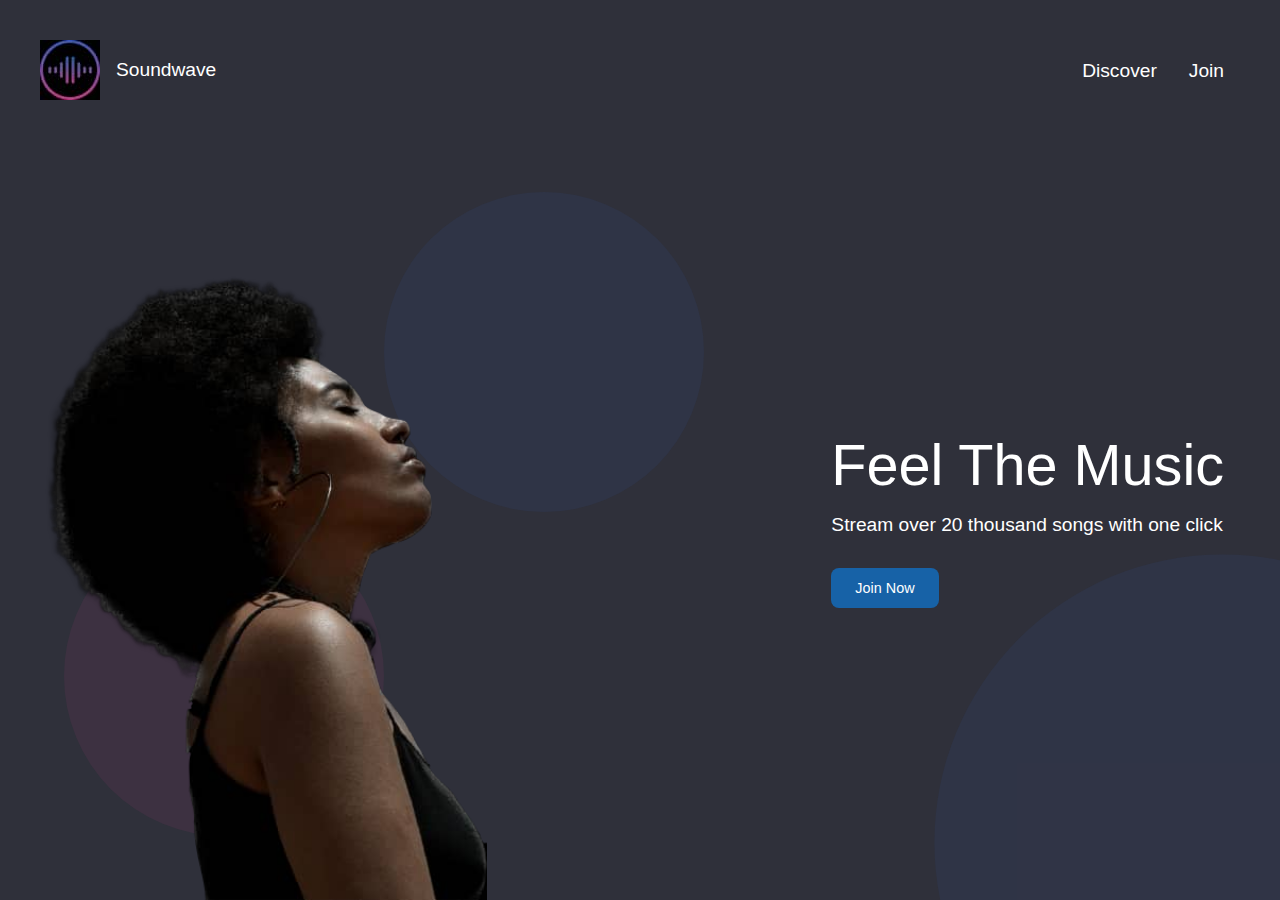
<file: index.html>
<!DOCTYPE html>
<html lang="en">
<head>
    <meta charset="UTF-8">
    <meta name="viewport" content="width=device-width, initial-scale=1.0">
    <meta http-equiv="X-UA-Compatible" content="ie=edge">
    <link href="practise/sound.css" rel="stylesheet">
    <link href="practise/index.css" rel="stylesheet">
    <title>Sandwave</title>
</head>
<body class="container full-height-grow">
    <header class="main-header">
        <a href="/" class="brand-logo">
            <img src="practise/logo.jpeg" class="logo">
            <div class="brand-logo-name"> Soundwave </div>
        </a>
        <nav class="main-nav">
            <ul>
                <li><a href="practise/discover.html">Discover </a></li>
                <li><a href="practise/join.html"> Join </a></li>
            </ul>
        </nav>
    </header>
    <section class="home-main-section">
        <div class="img-wrapper">
            <div class="lady-image">
            </div>
        </div>
        <div class="call-to-action">
            <h1 class="title"> Feel The Music </h1>
            <span class="subtitle"> Stream over 20 thousand songs with one click</span>
            <a href="practise/join.html" class="btn"> Join Now </a>
        </div>
    </section>
    <div class="home-page-circle-1"></div>
    <div class="home-page-circle-2"></div>
    <div class="home-page-circle-3"></div>
</body>
</html>
</file>
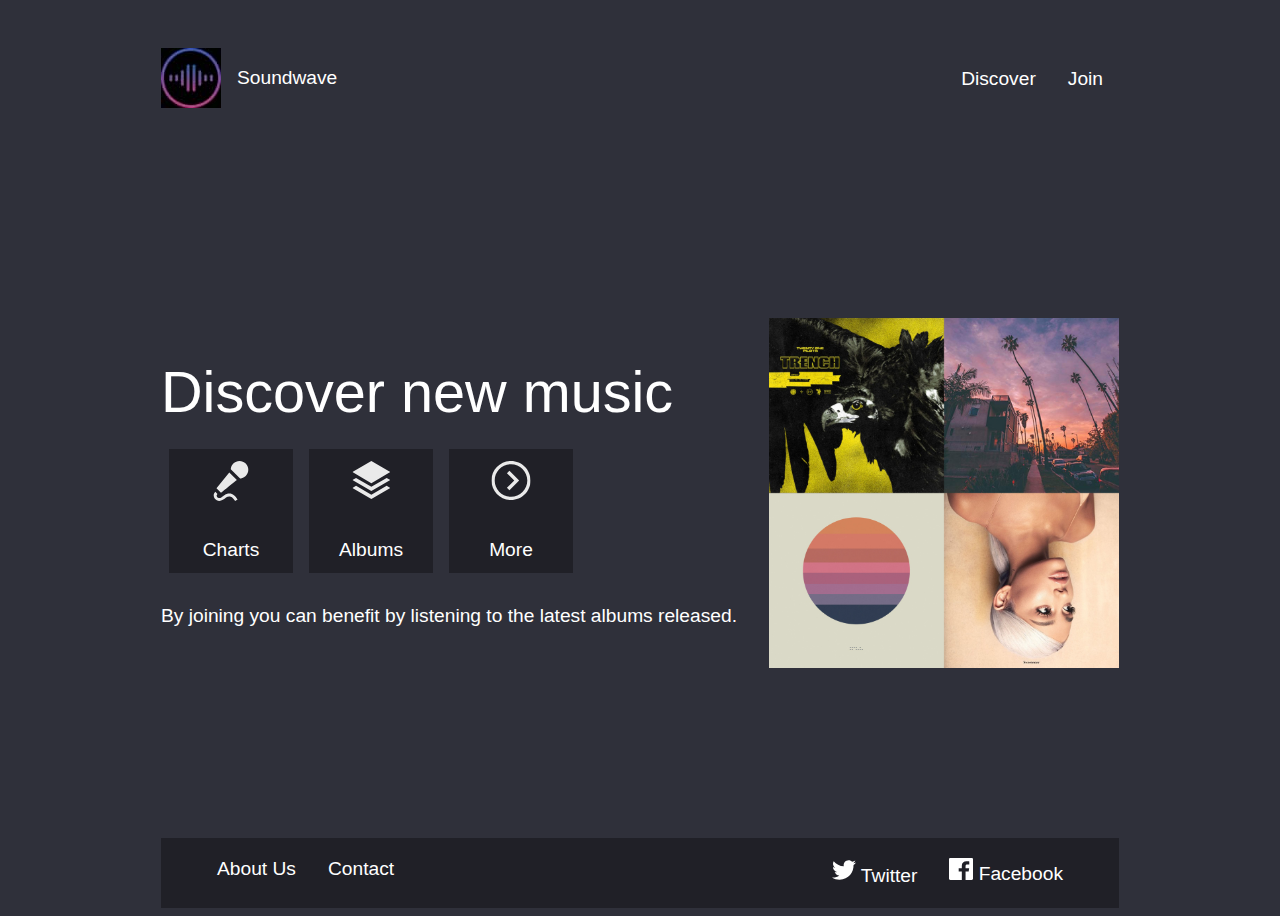
<file: practise/discover.html>
<!DOCTYPE html>
<html lang="en">
<head>
    <meta charset="UTF-8">
    <meta name="viewport" content="width=device-width, initial-scale=1.0">
    <meta http-equiv="X-UA-Compatible" content="ie=edge">
    <link href="sound.css" rel="stylesheet">
    <link href="discover.css" rel="stylesheet">
    <title>Soundwave -Discover</title>
</head>
<body class="full-height-grow">
    <div class="container full-height-grow">
    <header class="main-header">
        <a href="/" class="brand-logo">
            <img src="logo.jpeg" class="logo">
            <div class="brand-logo-name"> Soundwave </div>
        </a>
        <nav class="main-nav">
            <ul>
                <li><a href="discover.html">Discover </a></li>
                <li><a href="join.html"> Join </a></li>
            </ul>
        </nav>
    </header>
    <section class="discover-main-section">
        <div class="call-to-action">
            <h1 class="title"> Discover new music </h1>
            <div class="icon-section">
                <div class="icon">
                    <img src="microphone.svg"> Charts
                </div>
                <div class="icon">
                    <img src="albums.svg"> Albums
                </div>
                <div class="icon">
                    <img src="more.svg"> More
                </div>
            </div>
            By joining you can benefit by listening to the latest albums released.
        </div>
        <img class="covers-image" src="covers.jpg">
    </section>
    <div>
        <footer class="main-footer">
            <div class="container">
                <nav class="footer-nav">
                    <ul>
                        <li><a href="#"> About Us </a></li>
                        <li><a href="#"> Contact </a></li>
                    </ul>
                </nav>
                <nav class="footer-nav">
                        <ul>
                            <li><a href="#">
                                <img src="twitter.svg">
                                Twitter </a></li>
                            <li><a href="#"> 
                                <img src="facebook.svg">
                                Facebook </a></li>
                        </ul>
                    </nav>
            </div>
        </footer>
    </div>
    
</body>
</html>
</file>
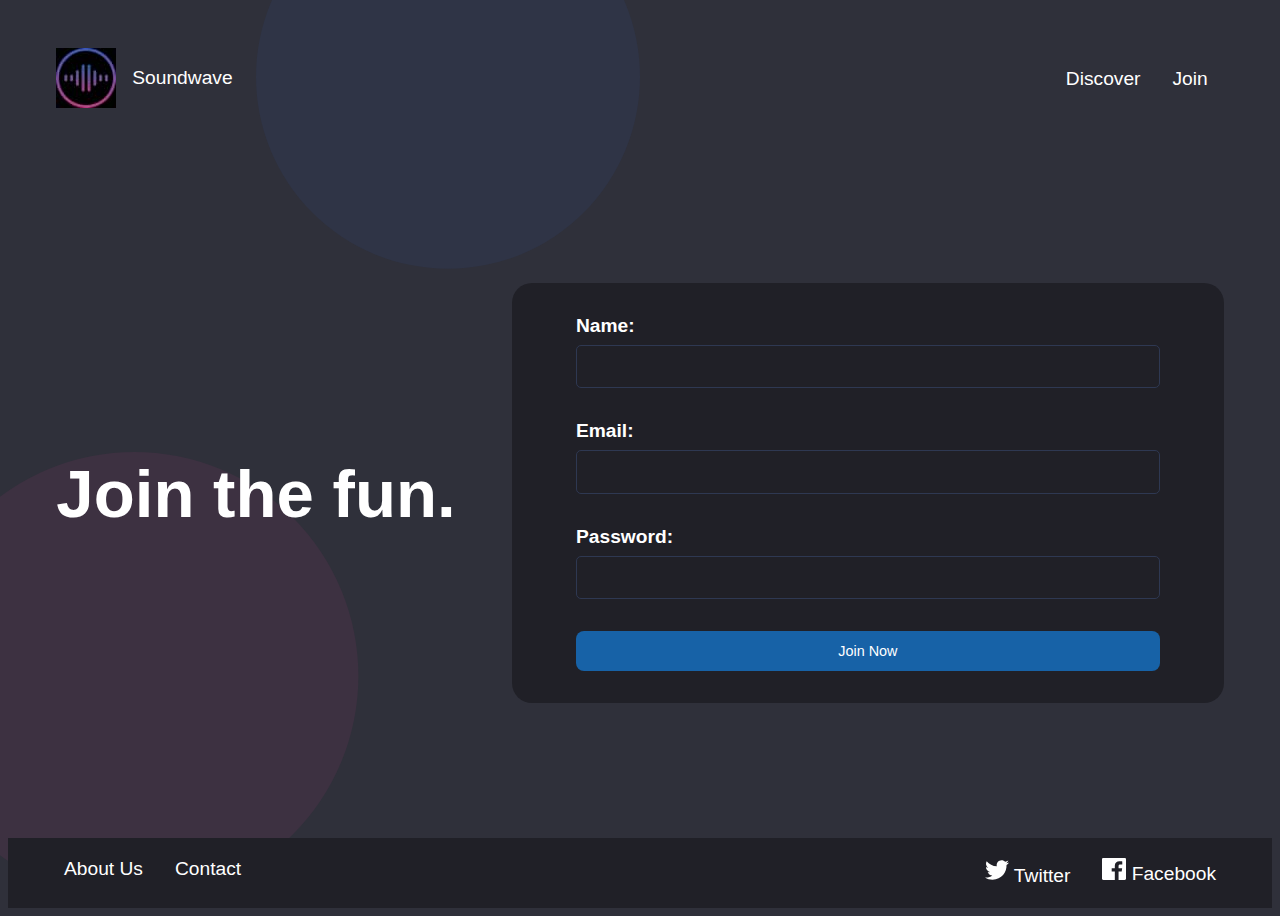
<file: practise/join.html>
<!DOCTYPE html>
<html lang="en">
<head>
    <meta charset="UTF-8">
    <meta name="viewport" content="width=device-width, initial-scale=1.0">
    <meta http-equiv="X-UA-Compatible" content="ie=edge">
    <link href="sound.css" rel="stylesheet">
    <link href="join.css" rel="stylesheet">
    <title>Soundwave -Join</title>
</head>
<body class="full-height-grow">
    <div class="container full-height-grow">
    <header class="main-header">
        <a href="/" class="brand-logo">
            <img src="logo.jpeg" class="logo">
            <div class="brand-logo-name"> Soundwave </div>
        </a>
        <nav class="main-nav">
            <ul>
                <li><a href="discover.html">Discover </a></li>
                <li><a href="join.html"> Join </a></li>
            </ul>
        </nav>
    </header>
    <section class="join-main-section">
        <h1 class="join-text">Join the <span> fun.</span></h1>
        <form class="join-form">
            <div class="input-group">
                <label> Name: </label>
                <input type="text">
            </div>
            <div class="input-group">
                <label> Email: </label>
                <input type="text">
            </div>
            <div class="input-group">
                <label> Password: </label>
                <input type="text">
            </div>
            <div class="input-group">
                <button type="submit" class="btn">Join Now </button>
            </div>
        </form>
    </section>
    </div>

    <div class="join-page-circle-1"></div>
    <div class="join-page-circle-2"></div>
    <div>
        <footer class="main-footer">
            <div class="container">
                <nav class="footer-nav">
                    <ul>
                        <li><a href="#"> About Us </a></li>
                        <li><a href="#"> Contact </a></li>
                    </ul>
                </nav>
                <nav class="footer-nav">
                        <ul>
                            <li><a href="#">
                                <img src="twitter.svg">
                                Twitter </a></li>
                            <li><a href="#"> 
                                <img src="facebook.svg">
                                Facebook </a></li>
                        </ul>
                    </nav>
            </div>
        </footer>
    </div>
    
</body>
</html>
</file>
<file: practise/sound.css>
*, *::before, *after {
    box-sizing: border-box;
}
body {
    background-color: #2f303a;
    font-family: sans-serif;
    font-size: 1.2rem;
    color: white;
    min-height: 100vh;
}
.full-height-grow {
    display: flex;
    flex-direction: column;
}
.brand-logo {
    display: flex;
    align-items: center;
    font-size: 1.2rem;
    color: inherit;
    text-decoration: none;
}
.brand-logo-name {
    margin: 1rem;
}
.main-nav {
    margin-top: 3.75rem;
}
.main-nav ul, .footer-nav ul {
    display: flex;
    list-style: none;
    padding: 0;
    margin: 0;
}
.main-nav a, .footer-nav a {
    color: inherit;
    text-decoration: none;
    padding: 1rem;
}
.main-nav a:hover, .footer-nav a:hover {
    color: #adadad;
}
.main-header, .main-footer {
    display: flex;
    justify-content: space-between;
    align-content: center;
}

.main-header {
    height: 140px;
}

.social-link {
    width: 1em;
    margin-right: .25em;
}

.main-footer .container {
    display: flex;
    justify-content: space-between;
    padding-top: 20px;
}

.main-footer {
    height: 70px;
    background-color: #202027;
    
}

.container {
    max-width: 1200px;
    margin: 0 auto;
    padding: 0 40px;
    flex-grow: 1;
}

.title {
    font-weight: 500;
    font-size: 3em;
    margin-bottom: 1rem;
    margin-top: 0;
}
.subtitle {
    font-weight: 500;
    font-size: 1.2rem;
    margin-bottom: 2rem;
}
.btn {
    color: white;
    background-color: #1762a7;
    padding: .75rem 1.5rem;
    border-radius: .5rem;
    text-decoration: none;
    font-size: .9rem;
    outline: none;
    border: none;
    cursor: pointer;
}

.btn:hover {
    background-color: #2180d8;
}

@media (max-width: 600px) {
    .main-footer {
        width: fit-content;
    }
}
</file>
<file: practise/index.css>
.home-main-section {
    display: flex;
    justify-content: space-between;
    align-items: stretch;
    flex-grow: 1;
}

.home-main-section .img-wrapper {
    flex-grow: 1;
    display: flex;
    align-items: stretch;
    justify-content: flex-end;
    flex-direction: column;
}

.home-main-section .lady-image {
    background-image: url(lady.png);
    flex-grow: 1;
    max-height: 70vh;
    min-width: 30vw;
    background-size: contain;
    background-repeat: no-repeat;
    background-position: bottom left;
}

.home-main-section .call-to-action {
    display: flex;
    flex-direction: column;
    align-items: flex-start;
    margin: 1rem;
    align-self: center;
}


@media screen and (max-width: 600px) {
    .home-main-section .img-wrapper {
        display: none;
    }
    .home-main-section {
        justify-content: center;
    }
}
.home-page-circle-1 {
    position: absolute;
    width: 25vw;
    height: 25vw;
    border-radius: 50%;
    background-color: rgb(188, 58, 128, .1);
    bottom: 5vw;
    left: 5vw;
    z-index: -1;
}

.home-page-circle-2 {
    position: absolute;
    width: 25vw;
    height: 25vw;
    border-radius: 50%;
    background-color: rgba(52, 87, 178, 0.1);
    top: 15vw;
    left: 30vw;
    z-index: -1;
}

.home-page-circle-3 {
    position: absolute;
    overflow: hidden;
    width: 45vw;
    height: 45vw;
    bottom: 0;
    right: 0;
    z-index: -1;
}

.home-page-circle-3::before {
    content: '';
    position: absolute;
    height: 100%;
    width: 100%;
    border-radius: 50%;
    background-color: rgba(52, 87, 178, 0.1);
    transform: translate(40%, 40%);
}
</file>
<file: practise/discover.css>
.discover-main-section {
    display: flex;
    justify-content: space-between;
    align-items: center;
    flex-grow: 1;
}

.discover-main-section .covers-image {
    width: 30vw;
    margin-left: 2rem;
    height: auto;
    max-width: 350px;
}

.icon-section {
    display: flex;
}
.icon {
    display: flex;
    flex-direction: column;
    justify-content: space-between;
    align-items: center;
    margin: .5rem;
    padding: .75rem;
    width: 100px;
    height: 100px;
    background-color: #202027; 
    margin-bottom: 2rem;
}

.icon img {
    width: 40px;
}

@media (max-width: 600px) {
    .discover-main-section {
        flex-direction: column;
        justify-content: center;
    }
    .discover-main-section .covers-image {
        margin-top: 2rem;
        height: 30vh;
        width: auto;
    }
}
</file>
<file: practise/join.css>
.join-main-section {
    display: flex;
    justify-content: space-between;
    align-items: center;
    flex-grow: 1;
}

.join-text {
    font-size: 3.5em;
    font-weight: bold;
    margin: 0;
}

.accent-text {
    color: #bc3a80;
}

.join-form {
    background-color: #202027;
    width: 50vw;
    max-width: 50%;
    padding: 2rem 4rem;
    border-radius: 20px;
}

.input-group {
    margin-bottom: 2rem;
    display: flex;
    flex-direction: column;
}

.input-group:last-child {
    margin-bottom: 0;
}

.input-group label {
    font-weight: bold;
    margin-bottom: .5rem;
}

.input-group input {
    outline: none;
    background: none;
    border: 1px solid #2e3852;
    font-size: 1em;
    padding: .5em;
    color: inherit;
    border-radius: 5px;
}

.input-group input:focus {
    border-color: #596da0;
}

@media (max-width: 700px) {
    .join-main-section{
        flex-direction: column;
        justify-content: center;
        margin-right: 3rem;
    }

    .join-form {
        width: 50vw;
        max-width: inherit;
        margin: 2rem 0;
    }
}

.join-page-circle-1 {
    position: absolute;
    overflow: hidden;
    width: 35vw;
    height: 35vw;
    bottom: 0;
    left: 0;
    z-index: -1;
}

.join-page-circle-1::before {
    content: '';
    position: absolute;
    height: 100%;
    width: 100%;
    border-radius: 50%;
    background-color: rgba(188, 58, 128, 0.1);
    transform: translateX(-20%);
} 

.join-page-circle-2 {
    position: absolute;
    overflow: hidden;
    width: 30vw;
    height: 30vw;
    top: 0;
    left: 20vw;
    z-index: -1;
}

.join-page-circle-2::before {
    content: '';
    position: absolute;
    height: 100%;
    width: 100%;
    border-radius: 50%;
    background-color: rgba(52, 87, 178, 0.1);
    transform: translateY(-30%);
}
</file>
